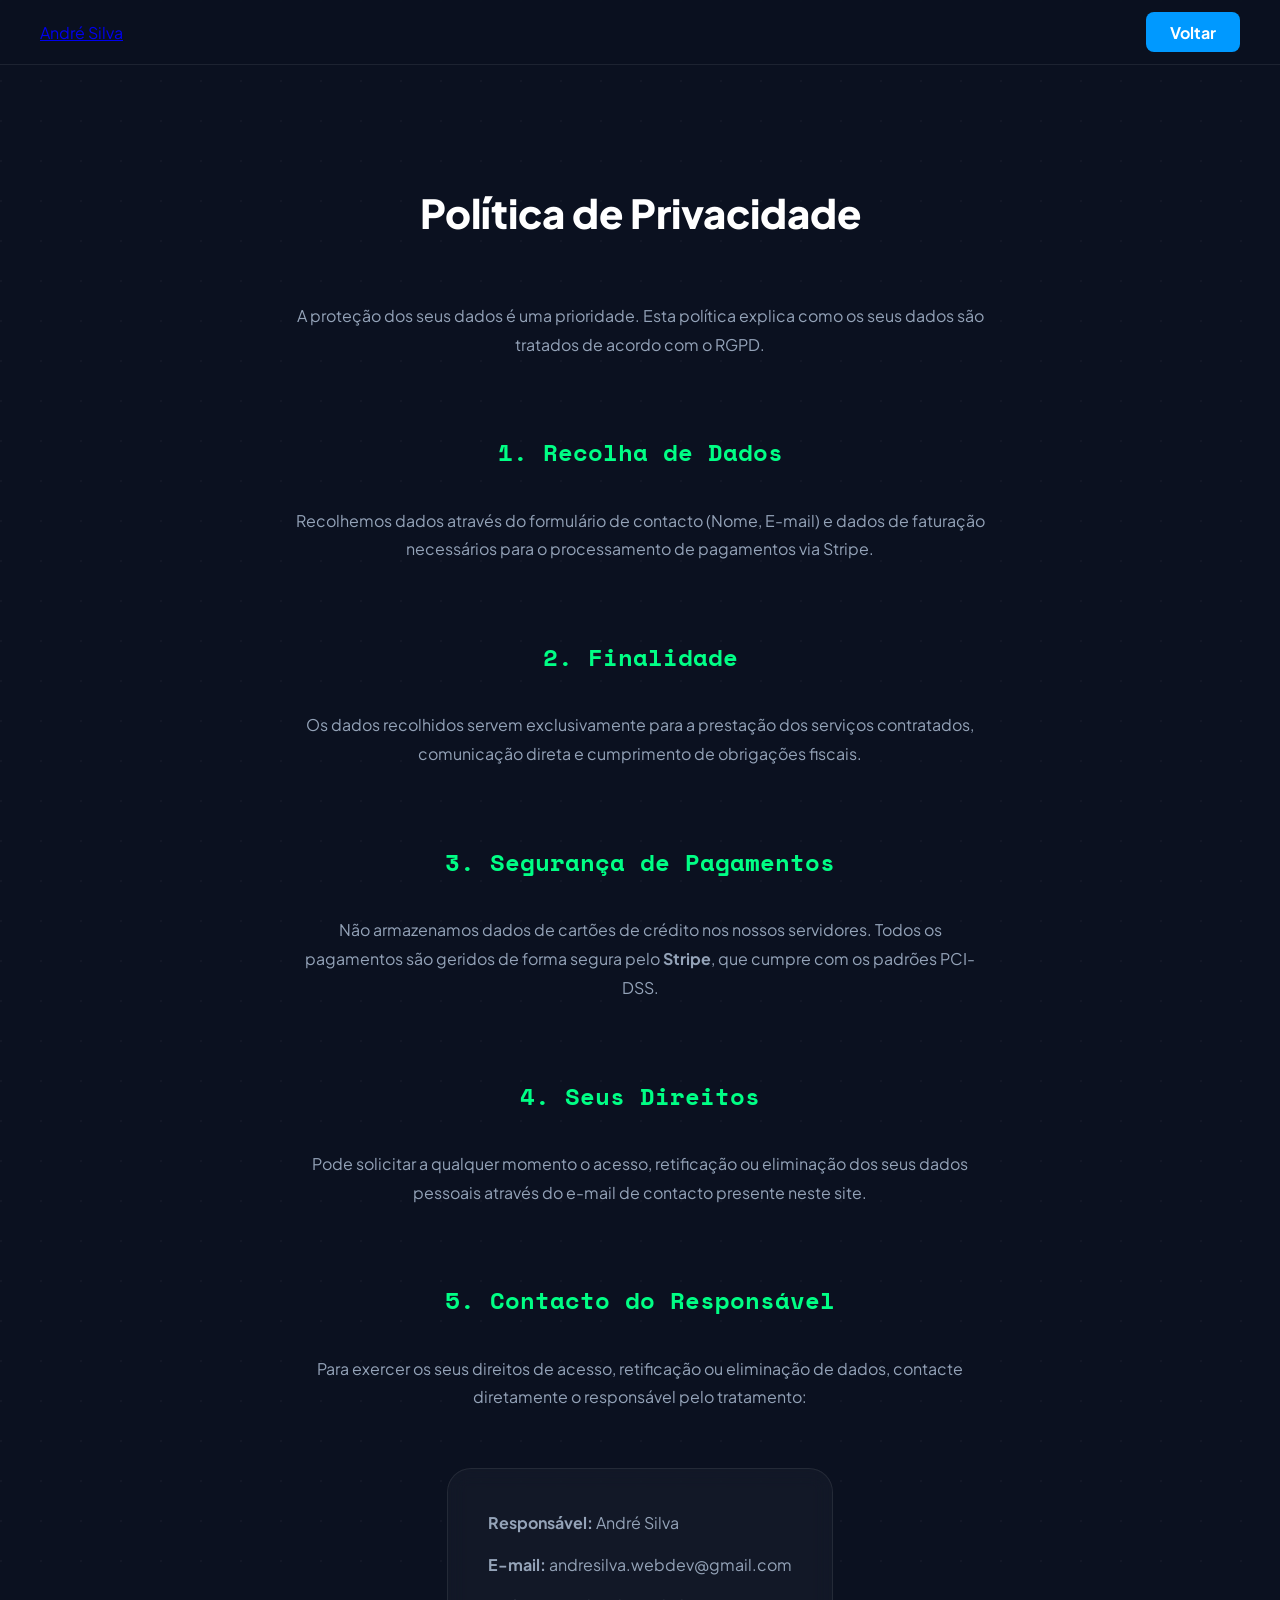
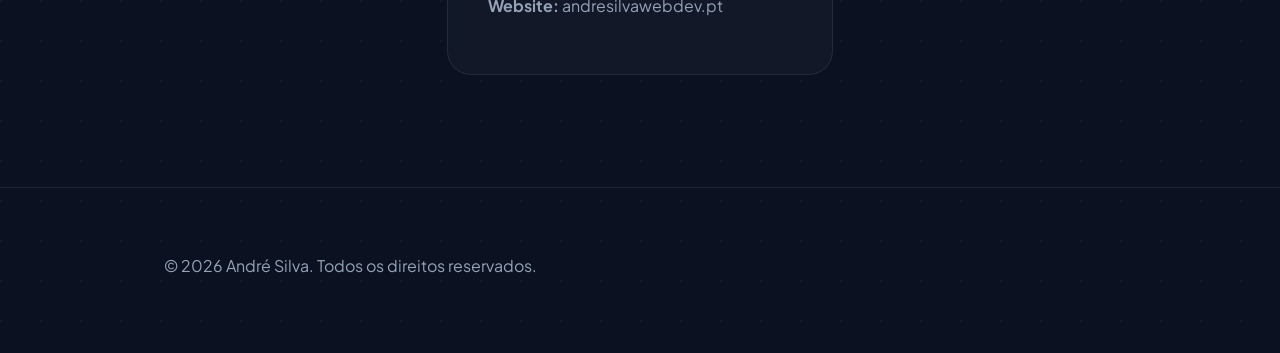
<file: assets/terms-and-privacy/privacidade.html>
<!DOCTYPE html>
<html lang="pt">
<head>
    <meta charset="UTF-8">
    <meta name="viewport" content="width=device-width, initial-scale=1.0">
    <link rel="stylesheet" href="../../assets/css/legalStyles.css">
    <link href='https://cdn.jsdelivr.net/npm/boxicons@2.0.5/css/boxicons.min.css' rel='stylesheet'>
    <title>Política de Privacidade | André Silva</title>
</head>
<body>
    <header class="l-header">
        <nav class="nav bd-grid">
            <div><a href="index.html" class="nav__logo">André Silva</a></div>
            <div class="nav__menu"><a href="/index.html" class="button" style="padding: 0.5rem 1rem;">Voltar</a></div>
        </nav>
    </header>

    <main class="l-main bd-grid" style="padding-top: 8rem; padding-bottom: 4rem; max-width: 800px;">
        <h1 class="section-title">Política de Privacidade</h1>
        
        <div style="line-height: 1.8; color: var(--second-color);">
            <p>A proteção dos seus dados é uma prioridade. Esta política explica como os seus dados são tratados de acordo com o RGPD.</p>

            <h2 style="margin: 2rem 0 1rem;">1. Recolha de Dados</h2>
            <p>Recolhemos dados através do formulário de contacto (Nome, E-mail) e dados de faturação necessários para o processamento de pagamentos via Stripe.</p>

            <h2 style="margin: 2rem 0 1rem;">2. Finalidade</h2>
            <p>Os dados recolhidos servem exclusivamente para a prestação dos serviços contratados, comunicação direta e cumprimento de obrigações fiscais.</p>

            <h2 style="margin: 2rem 0 1rem;">3. Segurança de Pagamentos</h2>
            <p>Não armazenamos dados de cartões de crédito nos nossos servidores. Todos os pagamentos são geridos de forma segura pelo <strong>Stripe</strong>, que cumpre com os padrões PCI-DSS.</p>

            <h2 style="margin: 2rem 0 1rem;">4. Seus Direitos</h2>
            <p>Pode solicitar a qualquer momento o acesso, retificação ou eliminação dos seus dados pessoais através do e-mail de contacto presente neste site.</p>
            <h2 style="margin-top: 2rem;">5. Contacto do Responsável</h2>
<p>Para exercer os seus direitos de acesso, retificação ou eliminação de dados, contacte diretamente o responsável pelo tratamento:</p>
<ul style="list-style: none; padding: 0;">
    <li><strong>Responsável:</strong> André Silva</li>
    <li><strong>E-mail:</strong> andresilva.webdev@gmail.com</li> <li><strong>Website:</strong> andresilvawebdev.pt</li>
</ul>
        </div>
    </main>

    <footer class="footer">
        <p class="footer__copy">&#169; 2026 André Silva. Todos os direitos reservados.</p>
        
    </footer>
</body>
</html>
</file>
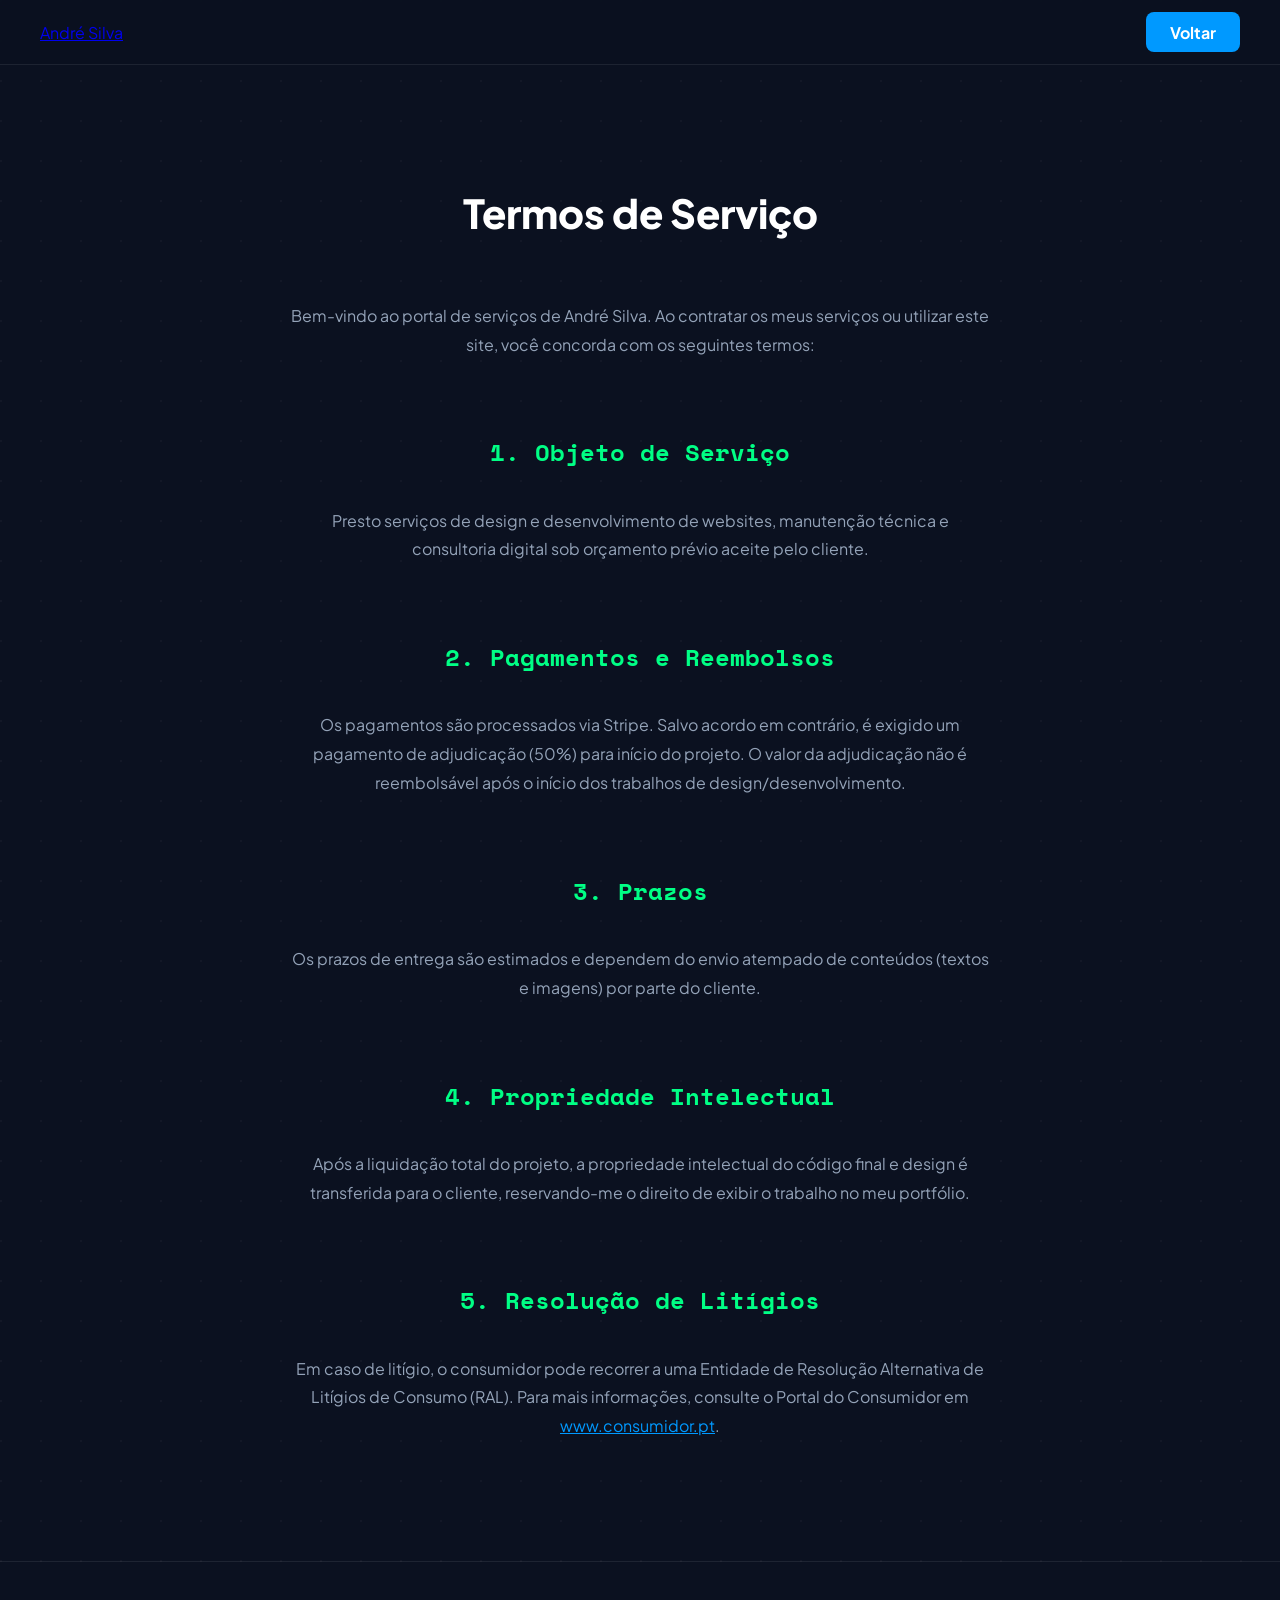
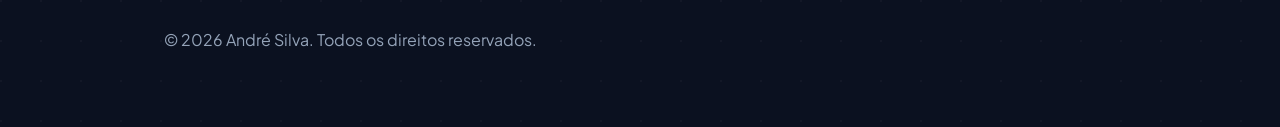
<file: assets/terms-and-privacy/termos.html>
<!DOCTYPE html>
<html lang="pt">
<head>
    <meta charset="UTF-8">
    <meta name="viewport" content="width=device-width, initial-scale=1.0">
    <link rel="stylesheet" href="../../assets/css/legalStyles.css">
    <link href='https://cdn.jsdelivr.net/npm/boxicons@2.0.5/css/boxicons.min.css' rel='stylesheet'>
    <title>Termos de Serviço | André Silva</title>
</head>
<body>
    <header class="l-header">
        <nav class="nav bd-grid">
            <div><a href="index.html" class="nav__logo">André Silva</a></div>
            <div class="nav__menu"><a href="/index.html" class="button" style="padding: 0.5rem 1rem;">Voltar</a></div>
        </nav>
    </header>

    <main class="l-main bd-grid" style="padding-top: 8rem; padding-bottom: 4rem; max-width: 800px;">
        <h1 class="section-title">Termos de Serviço</h1>
        
        <div style="line-height: 1.8; color: var(--second-color);">
            <p>Bem-vindo ao portal de serviços de André Silva. Ao contratar os meus serviços ou utilizar este site, você concorda com os seguintes termos:</p>

            <h2 style="margin: 2rem 0 1rem;">1. Objeto de Serviço</h2>
            <p>Presto serviços de design e desenvolvimento de websites, manutenção técnica e consultoria digital sob orçamento prévio aceite pelo cliente.</p>

            <h2 style="margin: 2rem 0 1rem;">2. Pagamentos e Reembolsos</h2>
            <p>Os pagamentos são processados via Stripe. Salvo acordo em contrário, é exigido um pagamento de adjudicação (50%) para início do projeto. O valor da adjudicação não é reembolsável após o início dos trabalhos de design/desenvolvimento.</p>

            <h2 style="margin: 2rem 0 1rem;">3. Prazos</h2>
            <p>Os prazos de entrega são estimados e dependem do envio atempado de conteúdos (textos e imagens) por parte do cliente.</p>

            <h2 style="margin: 2rem 0 1rem;">4. Propriedade Intelectual</h2>
            <p>Após a liquidação total do projeto, a propriedade intelectual do código final e design é transferida para o cliente, reservando-me o direito de exibir o trabalho no meu portfólio.</p>
            <h2 style="margin-top: 2rem;">5. Resolução de Litígios</h2>
<p>
    Em caso de litígio, o consumidor pode recorrer a uma Entidade de Resolução Alternativa de Litígios de Consumo (RAL). 
    Para mais informações, consulte o Portal do Consumidor em <a href="http://www.consumidor.pt" target="_blank" style="color: var(--first-color);">www.consumidor.pt</a>.
</p>
        </div>
    </main>

    <footer class="footer">
        <p class="footer__copy">&#169; 2026 André Silva. Todos os direitos reservados.</p>
    </footer>
</body>
</html>
</file>
<file: assets/css/legalStyles.css>
/*===== ANDRÉ SILVA | LEGAL ARCHITECTURE 2026 =====*/
@import url("https://fonts.googleapis.com/css2?family=Plus+Jakarta+Sans:wght@400;600;700;800&family=Space+Mono&display=swap");

:root {
    --first-color: #0099ff;
    --accent-color: #00ff85;
    --bg-dark: #0b1120;
    --text-color: #94a3b8;
    --title-color: #ffffff;
    --glass-bg: rgba(255, 255, 255, 0.03);
    --glass-border: rgba(255, 255, 255, 0.08);
}

body {
    margin: 0;
    padding: 0;
    font-family: "Plus Jakarta Sans", sans-serif;
    background-color: var(--bg-dark);
    background-image: radial-gradient(circle at 1px 1px, rgba(255,255,255,0.03) 1px, transparent 0);
    background-size: 40px 40px;
    display: flex;
    flex-direction: column;
    min-height: 100vh;
}

/*===== FORÇAR CENTRO NO MAIN =====*/
.l-main {
    flex: 1;
    display: flex !important;
    flex-direction: column !important;
    align-items: center !important; /* Centra horizontalmente */
    justify-content: center !important;
    text-align: center !important;
    padding: 10rem 1.5rem 6rem !important;
    margin: 0 auto !important;
    width: 100% !important;
    max-width: 900px !important;
}

/* Garante que qualquer div dentro do main também se centre */
.l-main div {
    width: 100% !important;
    display: flex !important;
    flex-direction: column !important;
    align-items: center !important;
    color: var(--text-color) !important;
}

/*===== TÍTULOS E TEXTO =====*/
.section-title {
    font-size: 2.5rem;
    font-weight: 800;
    color: var(--title-color) !important;
    margin-bottom: 3rem !important;
    width: 100% !important;
}

h2 {
    font-family: "Space Mono", monospace;
    color: var(--accent-color) !important;
    margin: 3rem 0 1rem !important;
    width: 100% !important;
}

p {
    max-width: 700px !important; /* Limita a largura para leitura confortável */
    margin-bottom: 1.5rem !important;
    color: var(--text-color) !important;
    line-height: 1.8;
}

/*===== BOX DE CONTACTO (CENTRALIZADA) =====*/
ul {
    background: var(--glass-bg);
    border: 1px solid var(--glass-border);
    border-radius: 1.5rem;
    padding: 2.5rem !important;
    list-style: none;
    text-align: left !important; /* Texto dentro da box alinhado à esquerda */
    display: inline-block !important;
    margin-top: 2rem !important;
    backdrop-filter: blur(10px);
}

ul li {
    margin-bottom: 0.8rem;
    color: var(--text-color) !important;
}

/*===== HEADER & BUTTON =====*/
.l-header {
    width: 100%;
    position: fixed;
    top: 0;
    z-index: 1000;
    background: rgba(11, 17, 32, 0.95);
    backdrop-filter: blur(15px);
    border-bottom: 1px solid var(--glass-border);
}

.nav {
    height: 4rem;
    display: flex;
    justify-content: space-between;
    align-items: center;
    padding: 0 2rem;
    max-width: 1200px;
    margin: 0 auto;
}

.button {
    background: var(--first-color) !important;
    color: #fff !important;
    padding: 0.6rem 1.5rem !important;
    border-radius: 8px;
    text-decoration: none;
    font-weight: 700;
    transition: 0.3s;
}

.footer {
    padding: 3rem 0;
    text-align: center;
    border-top: 1px solid var(--glass-border);
}
</file>
